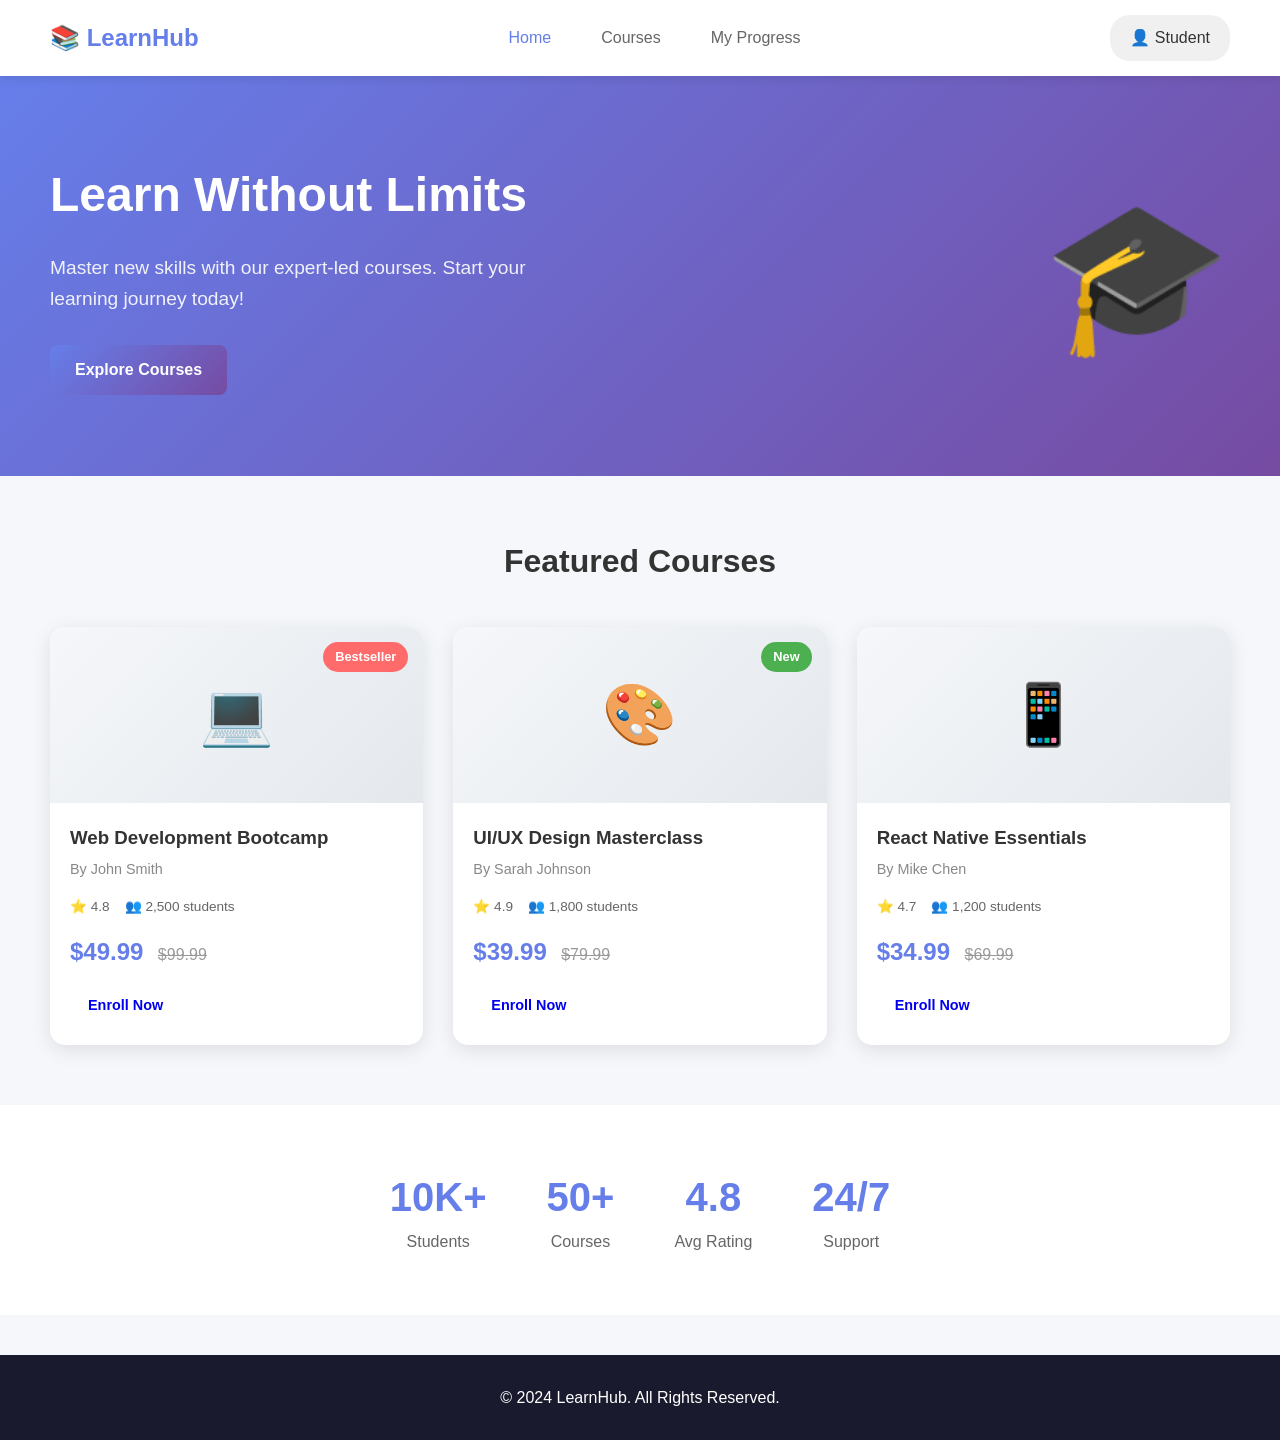
<file: index.html>
<!DOCTYPE html>
<html lang="en">
<head>
    <meta charset="UTF-8">
    <meta name="viewport" content="width=device-width, initial-scale=1.0">
    <title>LearnHub - E-Learning Platform</title>
    <link rel="stylesheet" href="style.css">
</head>
<body>
    <!-- Navigation -->
    <nav class="navbar">
        <div class="logo">📚 LearnHub</div>
        <ul class="nav-links">
            <li><a href="index.html" class="active">Home</a></li>
            <li><a href="courses.html">Courses</a></li>
            <li><a href="progress.html">My Progress</a></li>
        </ul>
        <div class="user-menu">
            <span>👤 Student</span>
        </div>
    </nav>

    <!-- Hero Section -->
    <section class="hero">
        <div class="hero-content">
            <h1>Learn Without Limits</h1>
            <p>Master new skills with our expert-led courses. Start your learning journey today!</p>
            <a href="courses.html" class="btn primary">Explore Courses</a>
        </div>
        <div class="hero-image">🎓</div>
    </section>

    <!-- Featured Courses -->
    <section class="featured">
        <h2>Featured Courses</h2>
        <div class="courses-grid">
            <div class="course-card">
                <div class="course-image">💻</div>
                <div class="course-badge">Bestseller</div>
                <div class="course-content">
                    <h3>Web Development Bootcamp</h3>
                    <p class="instructor">By John Smith</p>
                    <div class="course-meta">
                        <span>⭐ 4.8</span>
                        <span>👥 2,500 students</span>
                    </div>
                    <div class="course-price">
                        <span class="price">$49.99</span>
                        <span class="old-price">$99.99</span>
                    </div>
                    <a href="courses.html" class="btn small">Enroll Now</a>
                </div>
            </div>
            <div class="course-card">
                <div class="course-image">🎨</div>
                <div class="course-badge new">New</div>
                <div class="course-content">
                    <h3>UI/UX Design Masterclass</h3>
                    <p class="instructor">By Sarah Johnson</p>
                    <div class="course-meta">
                        <span>⭐ 4.9</span>
                        <span>👥 1,800 students</span>
                    </div>
                    <div class="course-price">
                        <span class="price">$39.99</span>
                        <span class="old-price">$79.99</span>
                    </div>
                    <a href="courses.html" class="btn small">Enroll Now</a>
                </div>
            </div>
            <div class="course-card">
                <div class="course-image">📱</div>
                <div class="course-content">
                    <h3>React Native Essentials</h3>
                    <p class="instructor">By Mike Chen</p>
                    <div class="course-meta">
                        <span>⭐ 4.7</span>
                        <span>👥 1,200 students</span>
                    </div>
                    <div class="course-price">
                        <span class="price">$34.99</span>
                        <span class="old-price">$69.99</span>
                    </div>
                    <a href="courses.html" class="btn small">Enroll Now</a>
                </div>
            </div>
        </div>
    </section>

    <!-- Stats Section -->
    <section class="stats">
        <div class="stat">
            <h3>10K+</h3>
            <p>Students</p>
        </div>
        <div class="stat">
            <h3>50+</h3>
            <p>Courses</p>
        </div>
        <div class="stat">
            <h3>4.8</h3>
            <p>Avg Rating</p>
        </div>
        <div class="stat">
            <h3>24/7</h3>
            <p>Support</p>
        </div>
    </section>

    <!-- Footer -->
    <footer>
        <p>© 2024 LearnHub. All Rights Reserved.</p>
    </footer>

    <script src="script.js"></script>
</body>
</html>
</file>
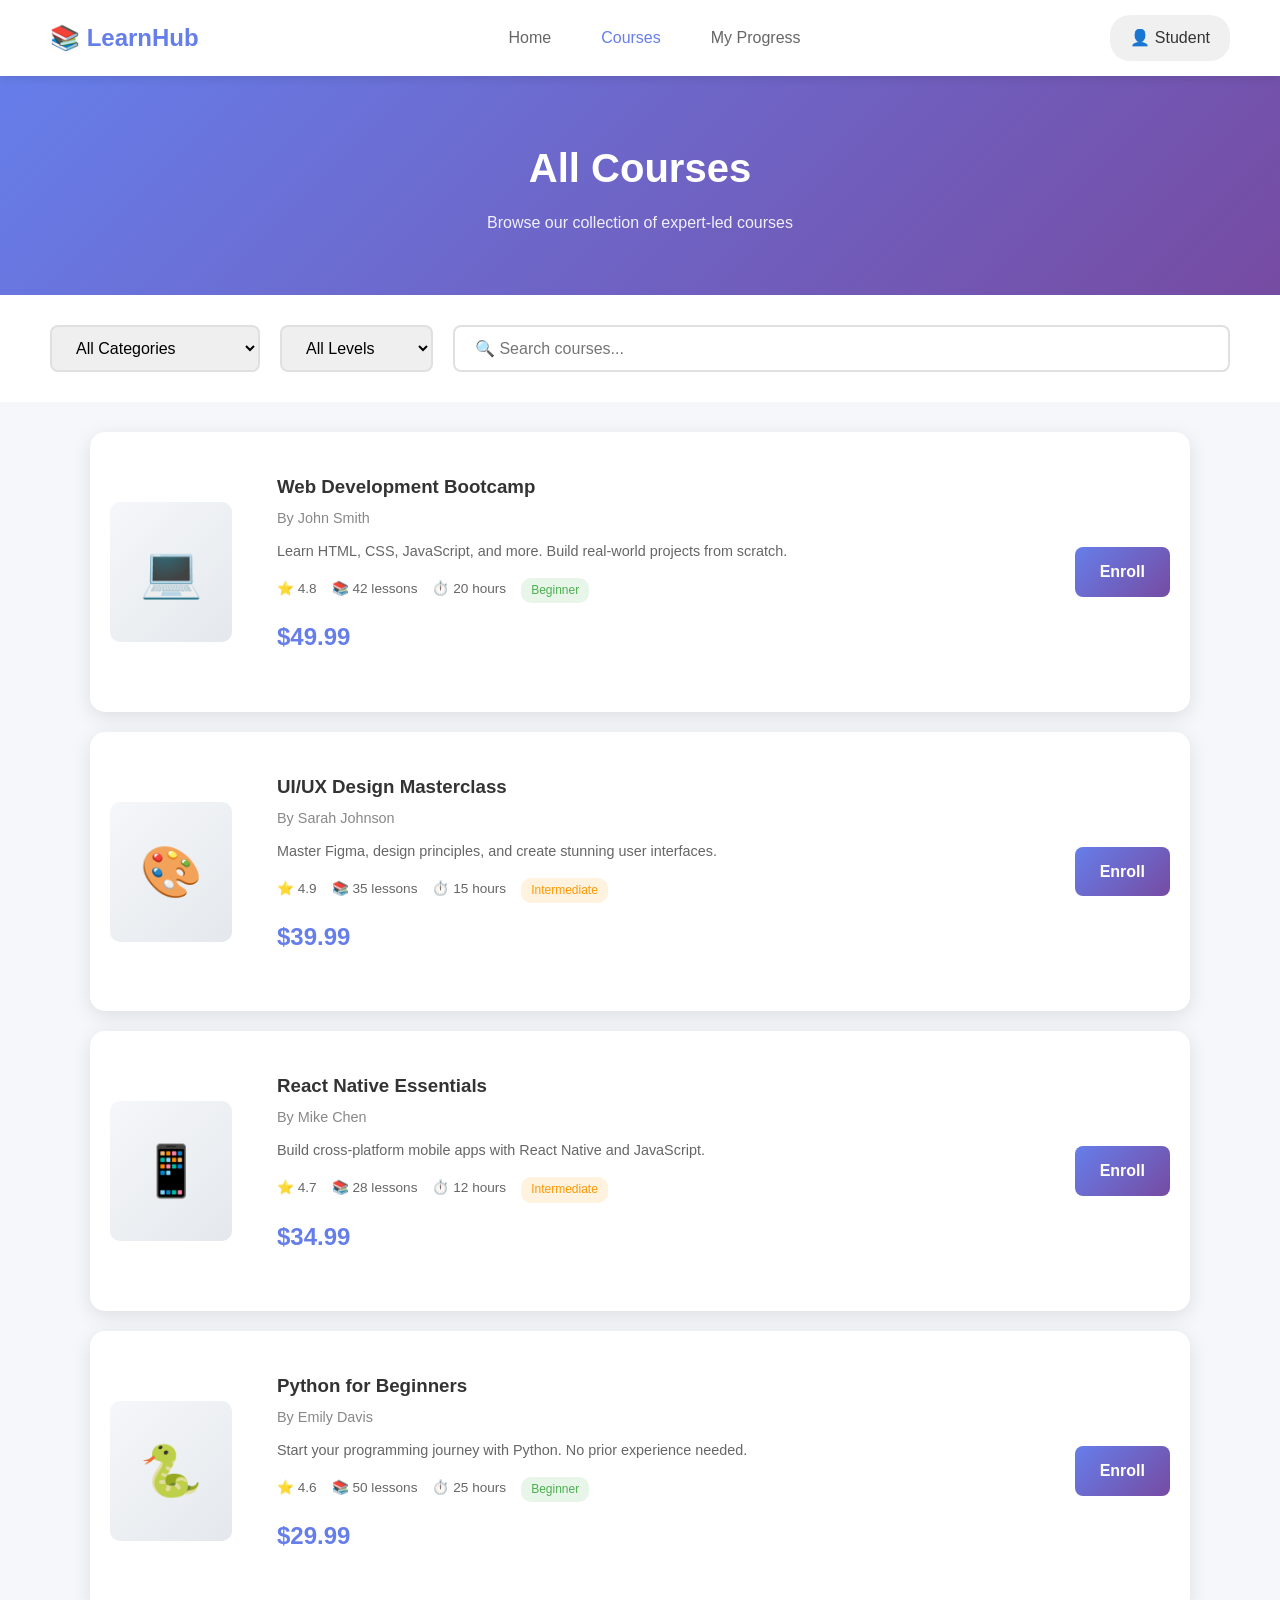
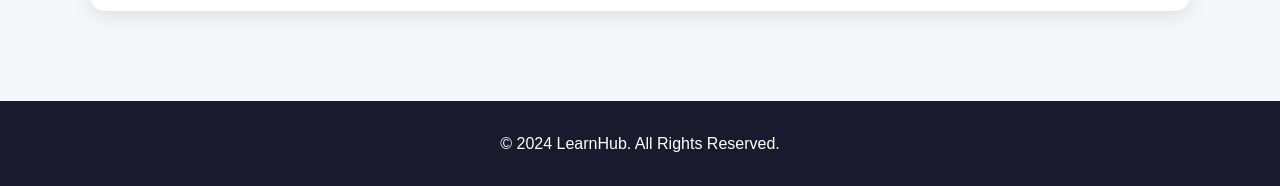
<file: courses.html>
<!DOCTYPE html>
<html lang="en">
<head>
    <meta charset="UTF-8">
    <meta name="viewport" content="width=device-width, initial-scale=1.0">
    <title>Courses - LearnHub</title>
    <link rel="stylesheet" href="style.css">
</head>
<body>
    <!-- Navigation -->
    <nav class="navbar">
        <div class="logo">📚 LearnHub</div>
        <ul class="nav-links">
            <li><a href="index.html">Home</a></li>
            <li><a href="courses.html" class="active">Courses</a></li>
            <li><a href="progress.html">My Progress</a></li>
        </ul>
        <div class="user-menu">
            <span>👤 Student</span>
        </div>
    </nav>

    <!-- Course Page Header -->
    <section class="page-header">
        <h1>All Courses</h1>
        <p>Browse our collection of expert-led courses</p>
    </section>

    <!-- Filters -->
    <section class="filters">
        <select id="category">
            <option value="">All Categories</option>
            <option value="web">Web Development</option>
            <option value="design">Design</option>
            <option value="mobile">Mobile Development</option>
        </select>
        <select id="level">
            <option value="">All Levels</option>
            <option value="beginner">Beginner</option>
            <option value="intermediate">Intermediate</option>
            <option value="advanced">Advanced</option>
        </select>
        <input type="text" placeholder="🔍 Search courses..." id="search">
    </section>

    <!-- Course List -->
    <section class="course-list">
        <div class="course-card horizontal">
            <div class="course-image">💻</div>
            <div class="course-content">
                <h3>Web Development Bootcamp</h3>
                <p class="instructor">By John Smith</p>
                <p class="description">Learn HTML, CSS, JavaScript, and more. Build real-world projects from scratch.</p>
                <div class="course-meta">
                    <span>⭐ 4.8</span>
                    <span>📚 42 lessons</span>
                    <span>⏱️ 20 hours</span>
                    <span class="level beginner">Beginner</span>
                </div>
                <div class="course-price">
                    <span class="price">$49.99</span>
                </div>
            </div>
            <a href="#" class="btn primary" onclick="enrollCourse('Web Development')">Enroll</a>
        </div>

        <div class="course-card horizontal">
            <div class="course-image">🎨</div>
            <div class="course-content">
                <h3>UI/UX Design Masterclass</h3>
                <p class="instructor">By Sarah Johnson</p>
                <p class="description">Master Figma, design principles, and create stunning user interfaces.</p>
                <div class="course-meta">
                    <span>⭐ 4.9</span>
                    <span>📚 35 lessons</span>
                    <span>⏱️ 15 hours</span>
                    <span class="level intermediate">Intermediate</span>
                </div>
                <div class="course-price">
                    <span class="price">$39.99</span>
                </div>
            </div>
            <a href="#" class="btn primary" onclick="enrollCourse('UI/UX Design')">Enroll</a>
        </div>

        <div class="course-card horizontal">
            <div class="course-image">📱</div>
            <div class="course-content">
                <h3>React Native Essentials</h3>
                <p class="instructor">By Mike Chen</p>
                <p class="description">Build cross-platform mobile apps with React Native and JavaScript.</p>
                <div class="course-meta">
                    <span>⭐ 4.7</span>
                    <span>📚 28 lessons</span>
                    <span>⏱️ 12 hours</span>
                    <span class="level intermediate">Intermediate</span>
                </div>
                <div class="course-price">
                    <span class="price">$34.99</span>
                </div>
            </div>
            <a href="#" class="btn primary" onclick="enrollCourse('React Native')">Enroll</a>
        </div>

        <div class="course-card horizontal">
            <div class="course-image">🐍</div>
            <div class="course-content">
                <h3>Python for Beginners</h3>
                <p class="instructor">By Emily Davis</p>
                <p class="description">Start your programming journey with Python. No prior experience needed.</p>
                <div class="course-meta">
                    <span>⭐ 4.6</span>
                    <span>📚 50 lessons</span>
                    <span>⏱️ 25 hours</span>
                    <span class="level beginner">Beginner</span>
                </div>
                <div class="course-price">
                    <span class="price">$29.99</span>
                </div>
            </div>
            <a href="#" class="btn primary" onclick="enrollCourse('Python')">Enroll</a>
        </div>
    </section>

    <!-- Footer -->
    <footer>
        <p>© 2024 LearnHub. All Rights Reserved.</p>
    </footer>

    <script src="script.js"></script>
</body>
</html>
</file>
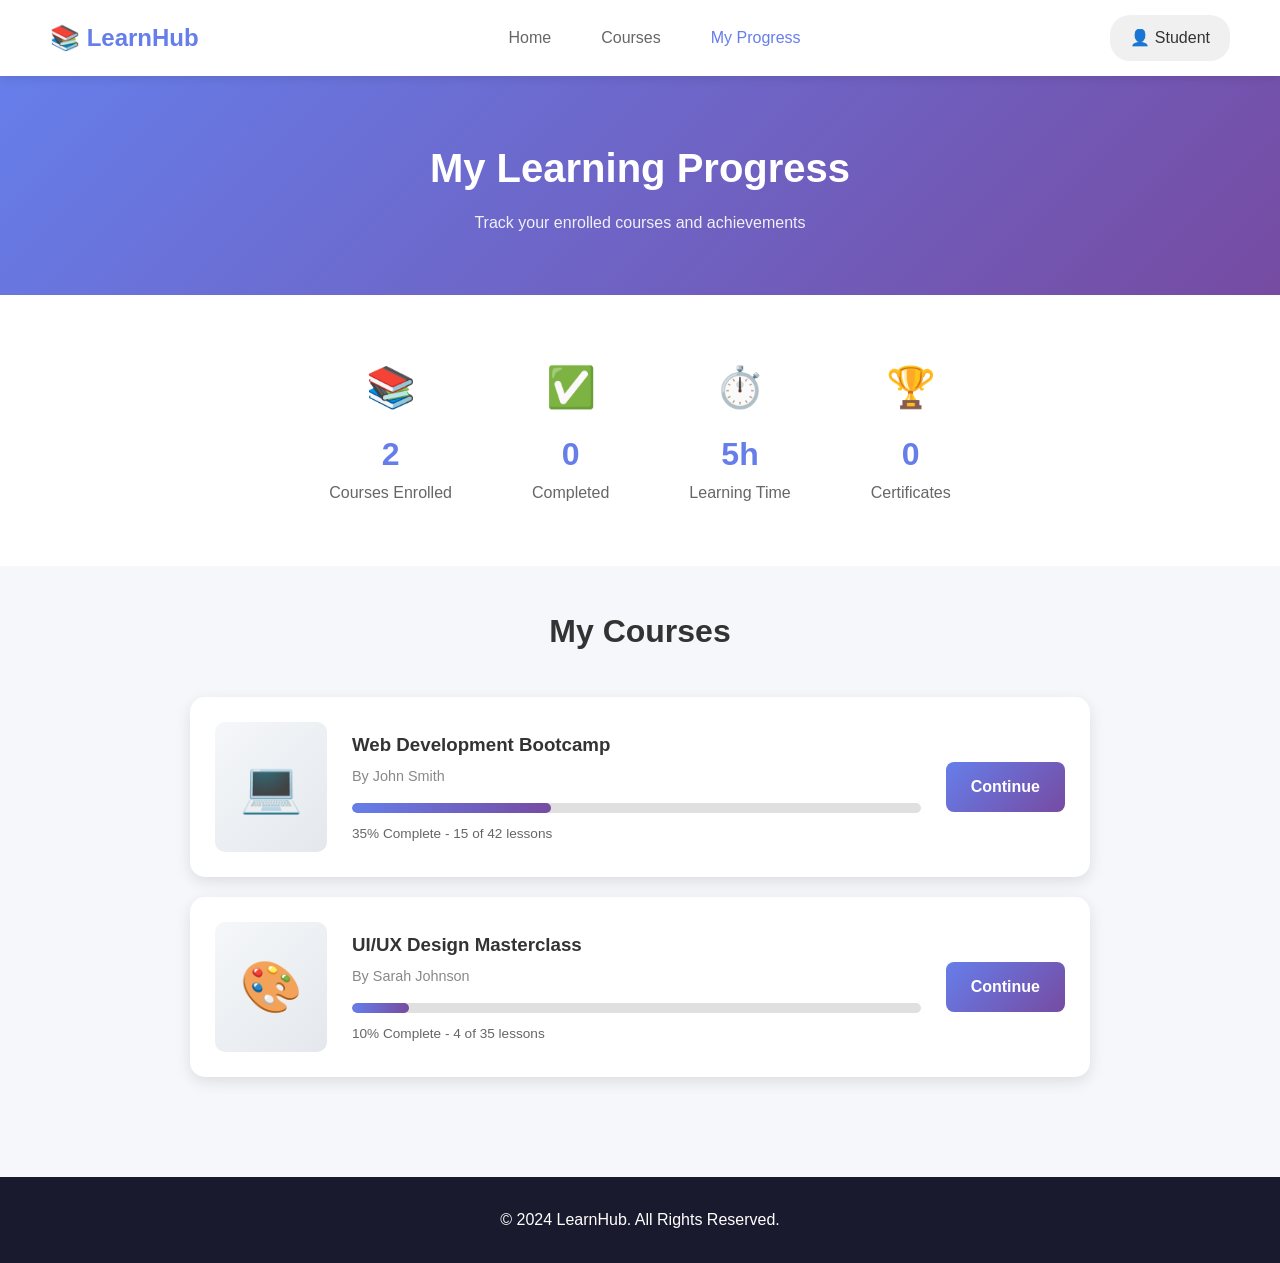
<file: progress.html>
<!DOCTYPE html>
<html lang="en">
<head>
    <meta charset="UTF-8">
    <meta name="viewport" content="width=device-width, initial-scale=1.0">
    <title>My Progress - LearnHub</title>
    <link rel="stylesheet" href="style.css">
</head>
<body>
    <!-- Navigation -->
    <nav class="navbar">
        <div class="logo">📚 LearnHub</div>
        <ul class="nav-links">
            <li><a href="index.html">Home</a></li>
            <li><a href="courses.html">Courses</a></li>
            <li><a href="progress.html" class="active">My Progress</a></li>
        </ul>
        <div class="user-menu">
            <span>👤 Student</span>
        </div>
    </nav>

    <!-- Page Header -->
    <section class="page-header">
        <h1>My Learning Progress</h1>
        <p>Track your enrolled courses and achievements</p>
    </section>

    <!-- Progress Overview -->
    <section class="progress-overview">
        <div class="progress-stat">
            <div class="stat-icon">📚</div>
            <h3 id="enrolled-count">2</h3>
            <p>Courses Enrolled</p>
        </div>
        <div class="progress-stat">
            <div class="stat-icon">✅</div>
            <h3>0</h3>
            <p>Completed</p>
        </div>
        <div class="progress-stat">
            <div class="stat-icon">⏱️</div>
            <h3>5h</h3>
            <p>Learning Time</p>
        </div>
        <div class="progress-stat">
            <div class="stat-icon">🏆</div>
            <h3>0</h3>
            <p>Certificates</p>
        </div>
    </section>

    <!-- Enrolled Courses -->
    <section class="enrolled-courses">
        <h2>My Courses</h2>
        <div id="my-courses">
            <div class="enrolled-card">
                <div class="course-image">💻</div>
                <div class="course-info">
                    <h3>Web Development Bootcamp</h3>
                    <p class="instructor">By John Smith</p>
                    <div class="progress-bar">
                        <div class="progress" style="width: 35%"></div>
                    </div>
                    <p class="progress-text">35% Complete - 15 of 42 lessons</p>
                </div>
                <a href="#" class="btn primary" onclick="continueLesson('Web Development')">Continue</a>
            </div>

            <div class="enrolled-card">
                <div class="course-image">🎨</div>
                <div class="course-info">
                    <h3>UI/UX Design Masterclass</h3>
                    <p class="instructor">By Sarah Johnson</p>
                    <div class="progress-bar">
                        <div class="progress" style="width: 10%"></div>
                    </div>
                    <p class="progress-text">10% Complete - 4 of 35 lessons</p>
                </div>
                <a href="#" class="btn primary" onclick="continueLesson('UI/UX Design')">Continue</a>
            </div>
        </div>
    </section>

    <!-- Video Player Modal -->
    <div id="video-modal" class="modal hidden">
        <div class="modal-content">
            <span class="close-modal" onclick="closeModal()">&times;</span>
            <h2 id="lesson-title">Lesson: Introduction</h2>
            <div class="video-container">
                <div class="video-placeholder">
                    <span>▶️</span>
                    <p>Video Player</p>
                    <p class="video-note">(Demo - Replace with actual video)</p>
                </div>
            </div>
            <div class="lesson-controls">
                <button class="btn secondary" onclick="prevLesson()">← Previous</button>
                <button class="btn primary" onclick="nextLesson()">Next Lesson →</button>
            </div>
        </div>
    </div>

    <!-- Footer -->
    <footer>
        <p>© 2024 LearnHub. All Rights Reserved.</p>
    </footer>

    <script src="script.js"></script>
</body>
</html>
</file>
<file: style.css>
* {
    margin: 0;
    padding: 0;
    box-sizing: border-box;
}

body {
    font-family: 'Segoe UI', Tahoma, sans-serif;
    line-height: 1.6;
    color: #333;
    background: #f5f7fa;
}

/* Navbar */
.navbar {
    display: flex;
    justify-content: space-between;
    align-items: center;
    padding: 15px 50px;
    background: white;
    box-shadow: 0 2px 10px rgba(0,0,0,0.1);
    position: sticky;
    top: 0;
    z-index: 100;
}

.logo {
    font-size: 1.5rem;
    font-weight: bold;
    color: #667eea;
}

.nav-links {
    display: flex;
    list-style: none;
    gap: 30px;
}

.nav-links a {
    text-decoration: none;
    color: #666;
    font-weight: 500;
    padding: 10px;
    transition: color 0.3s;
}

.nav-links a:hover, .nav-links a.active { color: #667eea; }

.user-menu {
    background: #f0f0f0;
    padding: 10px 20px;
    border-radius: 20px;
}

/* Buttons */
.btn {
    display: inline-block;
    padding: 12px 25px;
    text-decoration: none;
    border-radius: 8px;
    font-weight: 600;
    border: none;
    cursor: pointer;
    transition: transform 0.3s, box-shadow 0.3s;
}

.btn.primary {
    background: linear-gradient(135deg, #667eea, #764ba2);
    color: white;
}

.btn.secondary {
    background: #e0e0e0;
    color: #333;
}

.btn:hover {
    transform: translateY(-2px);
    box-shadow: 0 5px 15px rgba(0,0,0,0.2);
}

.btn.small { padding: 8px 18px; font-size: 0.9rem; }

/* Hero Section */
.hero {
    display: flex;
    align-items: center;
    justify-content: space-between;
    padding: 80px 50px;
    background: linear-gradient(135deg, #667eea, #764ba2);
    color: white;
}

.hero-content { max-width: 500px; }
.hero h1 { font-size: 3rem; margin-bottom: 20px; }
.hero p { font-size: 1.2rem; margin-bottom: 30px; opacity: 0.9; }
.hero-image { font-size: 150px; }

/* Page Header */
.page-header {
    text-align: center;
    padding: 60px 20px;
    background: linear-gradient(135deg, #667eea, #764ba2);
    color: white;
}

.page-header h1 { font-size: 2.5rem; margin-bottom: 10px; }
.page-header p { opacity: 0.9; }

/* Featured Section */
.featured {
    padding: 60px 50px;
}

.featured h2, .enrolled-courses h2 {
    text-align: center;
    font-size: 2rem;
    margin-bottom: 40px;
    color: #333;
}

/* Course Grid */
.courses-grid {
    display: grid;
    grid-template-columns: repeat(auto-fit, minmax(280px, 1fr));
    gap: 30px;
    max-width: 1200px;
    margin: 0 auto;
}

/* Course Card */
.course-card {
    background: white;
    border-radius: 15px;
    overflow: hidden;
    box-shadow: 0 5px 20px rgba(0,0,0,0.1);
    transition: transform 0.3s;
    position: relative;
}

.course-card:hover { transform: translateY(-5px); }

.course-image {
    font-size: 60px;
    text-align: center;
    padding: 40px;
    background: linear-gradient(135deg, #f5f7fa, #e4e8ec);
}

.course-badge {
    position: absolute;
    top: 15px;
    right: 15px;
    background: #ff6b6b;
    color: white;
    padding: 5px 12px;
    border-radius: 15px;
    font-size: 0.8rem;
    font-weight: bold;
}

.course-badge.new { background: #4caf50; }

.course-content {
    padding: 20px;
}

.course-content h3 { margin-bottom: 5px; color: #333; }

.instructor {
    color: #888;
    font-size: 0.9rem;
    margin-bottom: 10px;
}

.description {
    color: #666;
    font-size: 0.9rem;
    margin-bottom: 10px;
}

.course-meta {
    display: flex;
    flex-wrap: wrap;
    gap: 15px;
    margin: 15px 0;
    font-size: 0.85rem;
    color: #666;
}

.level {
    padding: 3px 10px;
    border-radius: 10px;
    font-size: 0.75rem;
}

.level.beginner { background: #e8f5e9; color: #4caf50; }
.level.intermediate { background: #fff3e0; color: #ff9800; }
.level.advanced { background: #ffebee; color: #f44336; }

.course-price {
    margin: 15px 0;
}

.price {
    font-size: 1.5rem;
    font-weight: bold;
    color: #667eea;
}

.old-price {
    text-decoration: line-through;
    color: #999;
    margin-left: 10px;
}

/* Stats Section */
.stats {
    display: flex;
    justify-content: center;
    gap: 60px;
    padding: 60px 20px;
    background: white;
}

.stat {
    text-align: center;
}

.stat h3 {
    font-size: 2.5rem;
    color: #667eea;
}

.stat p {
    color: #666;
}

/* Filters */
.filters {
    display: flex;
    gap: 20px;
    padding: 30px 50px;
    background: white;
    flex-wrap: wrap;
}

.filters select, .filters input {
    padding: 12px 20px;
    border: 2px solid #e0e0e0;
    border-radius: 8px;
    font-size: 1rem;
    outline: none;
}

.filters select:focus, .filters input:focus { border-color: #667eea; }

.filters input { flex: 1; min-width: 200px; }

/* Course List (Horizontal Cards) */
.course-list {
    padding: 30px 50px;
    max-width: 1200px;
    margin: 0 auto;
}

.course-card.horizontal {
    display: flex;
    align-items: center;
    gap: 25px;
    padding: 20px;
    margin-bottom: 20px;
}

.course-card.horizontal .course-image {
    font-size: 50px;
    padding: 30px;
    border-radius: 10px;
    flex-shrink: 0;
}

.course-card.horizontal .course-content { flex: 1; }

/* Progress Overview */
.progress-overview {
    display: flex;
    justify-content: center;
    gap: 40px;
    padding: 40px 20px;
    background: white;
    flex-wrap: wrap;
}

.progress-stat {
    text-align: center;
    padding: 20px;
}

.stat-icon { font-size: 40px; margin-bottom: 10px; }
.progress-stat h3 { font-size: 2rem; color: #667eea; }
.progress-stat p { color: #666; }

/* Enrolled Courses */
.enrolled-courses {
    padding: 40px 50px;
    max-width: 1000px;
    margin: 0 auto;
}

.enrolled-card {
    display: flex;
    align-items: center;
    gap: 25px;
    background: white;
    padding: 25px;
    border-radius: 15px;
    margin-bottom: 20px;
    box-shadow: 0 5px 15px rgba(0,0,0,0.1);
}

.enrolled-card .course-image {
    font-size: 50px;
    padding: 25px;
    background: linear-gradient(135deg, #f5f7fa, #e4e8ec);
    border-radius: 10px;
}

.course-info { flex: 1; }
.course-info h3 { margin-bottom: 5px; }

.progress-bar {
    height: 10px;
    background: #e0e0e0;
    border-radius: 5px;
    margin: 15px 0 10px;
    overflow: hidden;
}

.progress-bar .progress {
    height: 100%;
    background: linear-gradient(90deg, #667eea, #764ba2);
    border-radius: 5px;
    transition: width 0.5s;
}

.progress-text {
    font-size: 0.85rem;
    color: #666;
}

/* Modal */
.modal {
    position: fixed;
    top: 0;
    left: 0;
    right: 0;
    bottom: 0;
    background: rgba(0,0,0,0.8);
    display: flex;
    justify-content: center;
    align-items: center;
    z-index: 1000;
}

.modal.hidden { display: none; }

.modal-content {
    background: white;
    padding: 30px;
    border-radius: 15px;
    max-width: 800px;
    width: 90%;
}

.close-modal {
    float: right;
    font-size: 2rem;
    cursor: pointer;
    color: #999;
}

.close-modal:hover { color: #333; }

.video-container {
    margin: 20px 0;
}

.video-placeholder {
    background: #1a1a2e;
    color: white;
    padding: 100px 20px;
    text-align: center;
    border-radius: 10px;
}

.video-placeholder span { font-size: 60px; }
.video-note { color: #888; margin-top: 10px; }

.lesson-controls {
    display: flex;
    justify-content: space-between;
    margin-top: 20px;
}

/* Footer */
footer {
    text-align: center;
    padding: 30px;
    background: #1a1a2e;
    color: white;
    margin-top: 40px;
}

/* Responsive */
@media (max-width: 768px) {
    .navbar { padding: 15px 20px; flex-wrap: wrap; gap: 15px; }
    .nav-links { gap: 15px; }
    .hero { flex-direction: column; text-align: center; padding: 50px 20px; }
    .hero h1 { font-size: 2rem; }
    .hero-image { font-size: 80px; margin-top: 30px; }
    .stats { flex-direction: column; gap: 30px; }
    .course-card.horizontal { flex-direction: column; text-align: center; }
    .enrolled-card { flex-direction: column; text-align: center; }
    .filters { flex-direction: column; padding: 20px; }
    .filters input { width: 100%; }
}
</file>
